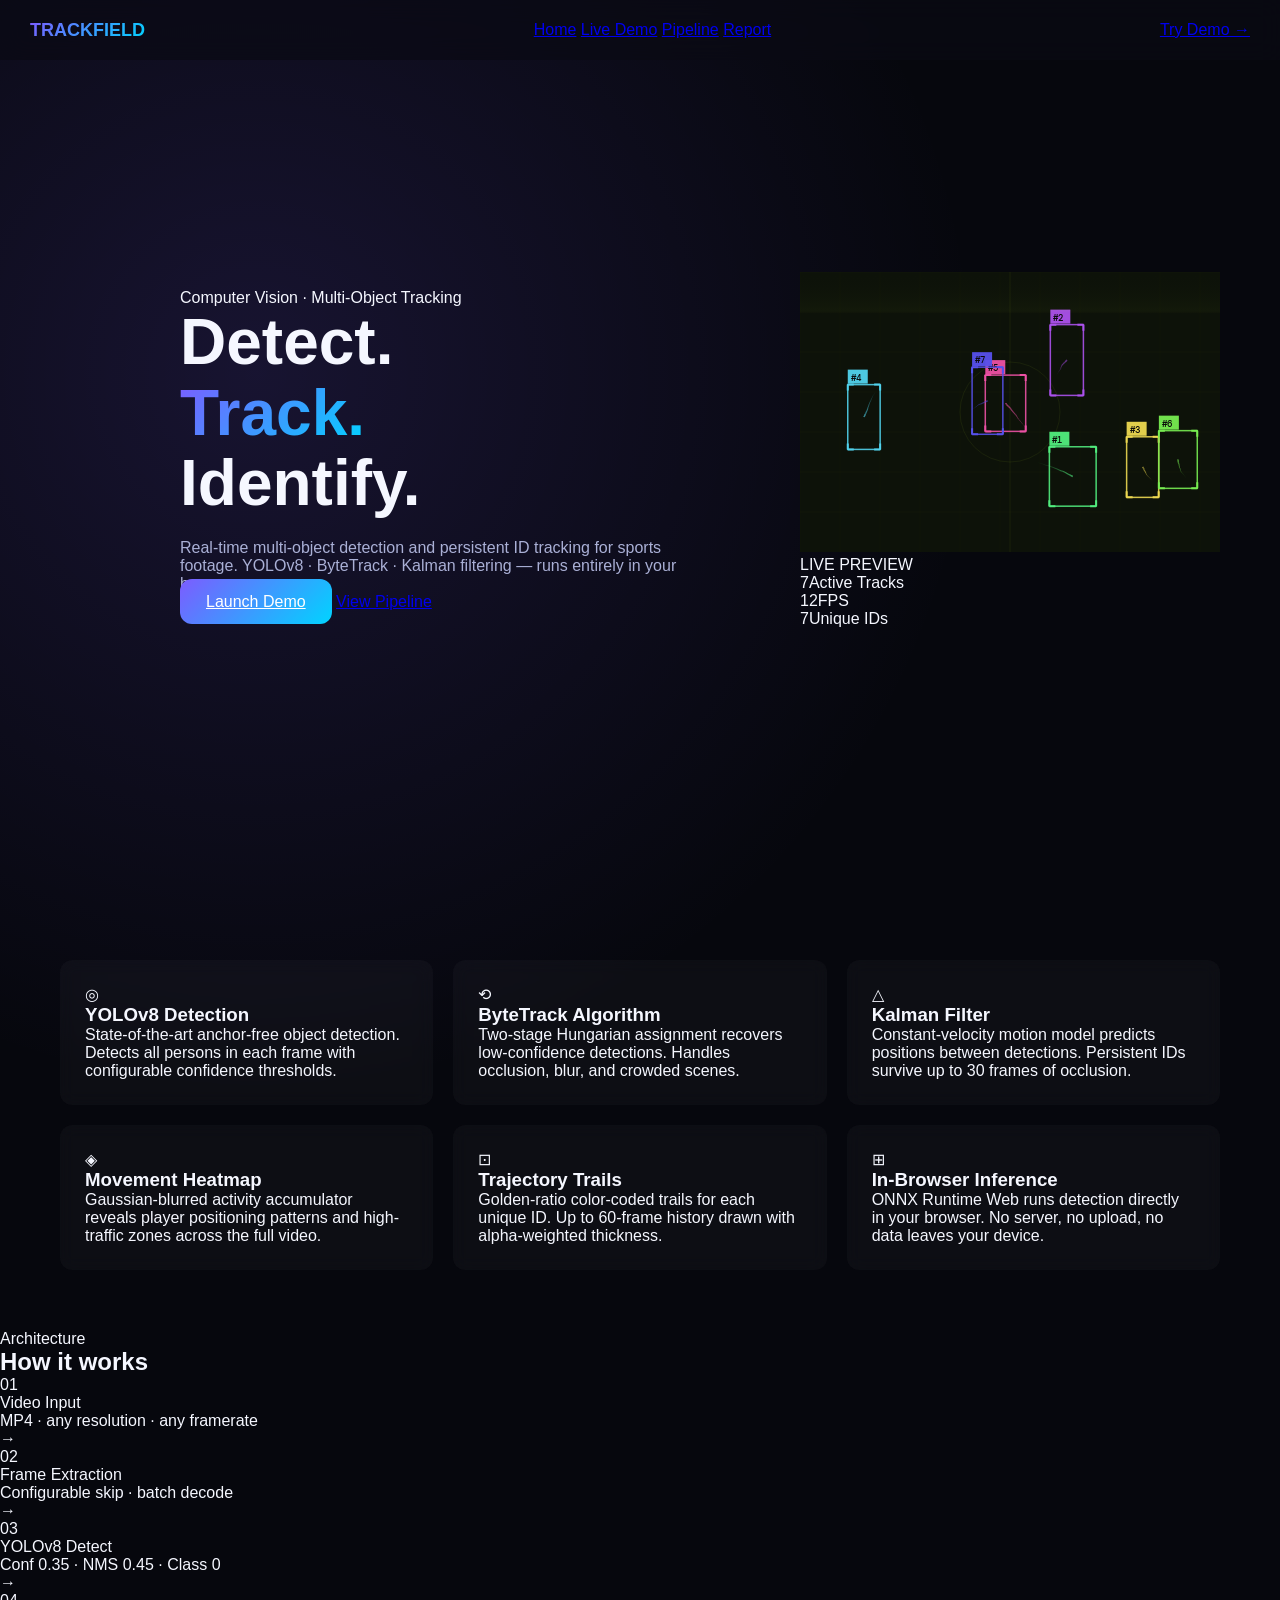
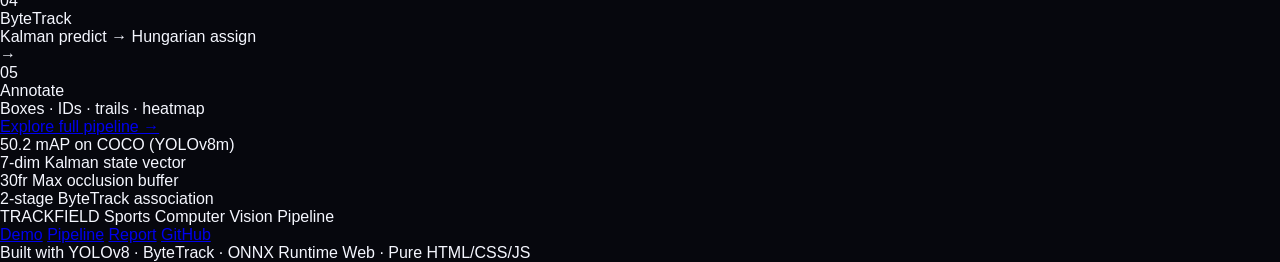
<file: sportstrack-site/index.html>
<!DOCTYPE html>
<html lang="en">
<head>
<meta charset="UTF-8">
<meta name="viewport" content="width=device-width, initial-scale=1.0">
<title>TrackField — Sports Multi-Object Tracking</title>
<link rel="preconnect" href="https://fonts.googleapis.com">
<link href="https://fonts.googleapis.com/css2?family=Barlow+Condensed:wght@400;600;700;800&family=DM+Mono:wght@400;500&family=Instrument+Sans:wght@400;500&display=swap" rel="stylesheet">
<link rel="stylesheet" href="css/main.css">
</head>
<body>

<nav class="nav">
  <a href="index.html" class="nav-logo">TRACKFIELD</a>
  <div class="nav-links">
    <a href="index.html" class="nav-link active">Home</a>
    <a href="demo.html" class="nav-link">Live Demo</a>
    <a href="pipeline.html" class="nav-link">Pipeline</a>
    <a href="report.html" class="nav-link">Report</a>
  </div>
  <a href="demo.html" class="nav-cta">Try Demo →</a>
</nav>

<header class="hero">
  <div class="hero-grid-bg"></div>
  <div class="hero-content">
    <div class="hero-tag">Computer Vision · Multi-Object Tracking</div>
    <h1 class="hero-title">
      Detect.<br>
      <span class="hero-title-accent">Track.</span><br>
      Identify.
    </h1>
    <p class="hero-desc">
      Real-time multi-object detection and persistent ID tracking for sports footage.
      YOLOv8 · ByteTrack · Kalman filtering — runs entirely in your browser.
    </p>
    <div class="hero-actions">
      <a href="demo.html" class="btn-primary">Launch Demo</a>
      <a href="pipeline.html" class="btn-ghost">View Pipeline</a>
    </div>
  </div>
  <div class="hero-visual">
    <div class="tracker-demo">
      <div class="td-screen">
        <canvas id="demoCanvas" width="420" height="280"></canvas>
        <div class="td-overlay">
          <span class="td-badge">LIVE PREVIEW</span>
        </div>
      </div>
      <div class="td-stats">
        <div class="td-stat"><span class="td-stat-val" id="s-tracks">0</span><span class="td-stat-key">Active Tracks</span></div>
        <div class="td-stat"><span class="td-stat-val" id="s-fps">—</span><span class="td-stat-key">FPS</span></div>
        <div class="td-stat"><span class="td-stat-val" id="s-ids">0</span><span class="td-stat-key">Unique IDs</span></div>
      </div>
    </div>
  </div>
</header>

<section class="features">
  <div class="container">
    <div class="features-grid">
      <div class="feature-card">
        <div class="feature-icon">◎</div>
        <h3>YOLOv8 Detection</h3>
        <p>State-of-the-art anchor-free object detection. Detects all persons in each frame with configurable confidence thresholds.</p>
      </div>
      <div class="feature-card">
        <div class="feature-icon">⟲</div>
        <h3>ByteTrack Algorithm</h3>
        <p>Two-stage Hungarian assignment recovers low-confidence detections. Handles occlusion, blur, and crowded scenes.</p>
      </div>
      <div class="feature-card">
        <div class="feature-icon">△</div>
        <h3>Kalman Filter</h3>
        <p>Constant-velocity motion model predicts positions between detections. Persistent IDs survive up to 30 frames of occlusion.</p>
      </div>
      <div class="feature-card">
        <div class="feature-icon">◈</div>
        <h3>Movement Heatmap</h3>
        <p>Gaussian-blurred activity accumulator reveals player positioning patterns and high-traffic zones across the full video.</p>
      </div>
      <div class="feature-card">
        <div class="feature-icon">⊡</div>
        <h3>Trajectory Trails</h3>
        <p>Golden-ratio color-coded trails for each unique ID. Up to 60-frame history drawn with alpha-weighted thickness.</p>
      </div>
      <div class="feature-card">
        <div class="feature-icon">⊞</div>
        <h3>In-Browser Inference</h3>
        <p>ONNX Runtime Web runs detection directly in your browser. No server, no upload, no data leaves your device.</p>
      </div>
    </div>
  </div>
</section>

<section class="pipeline-preview">
  <div class="container">
    <div class="section-label">Architecture</div>
    <h2 class="section-title">How it works</h2>
    <div class="arch-flow">
      <div class="arch-step">
        <div class="arch-num">01</div>
        <div class="arch-body">
          <div class="arch-step-title">Video Input</div>
          <div class="arch-step-desc">MP4 · any resolution · any framerate</div>
        </div>
      </div>
      <div class="arch-arrow">→</div>
      <div class="arch-step">
        <div class="arch-num">02</div>
        <div class="arch-body">
          <div class="arch-step-title">Frame Extraction</div>
          <div class="arch-step-desc">Configurable skip · batch decode</div>
        </div>
      </div>
      <div class="arch-arrow">→</div>
      <div class="arch-step">
        <div class="arch-num">03</div>
        <div class="arch-body">
          <div class="arch-step-title">YOLOv8 Detect</div>
          <div class="arch-step-desc">Conf 0.35 · NMS 0.45 · Class 0</div>
        </div>
      </div>
      <div class="arch-arrow">→</div>
      <div class="arch-step">
        <div class="arch-num">04</div>
        <div class="arch-body">
          <div class="arch-step-title">ByteTrack</div>
          <div class="arch-step-desc">Kalman predict → Hungarian assign</div>
        </div>
      </div>
      <div class="arch-arrow">→</div>
      <div class="arch-step">
        <div class="arch-num">05</div>
        <div class="arch-body">
          <div class="arch-step-title">Annotate</div>
          <div class="arch-step-desc">Boxes · IDs · trails · heatmap</div>
        </div>
      </div>
    </div>
    <div class="arch-cta">
      <a href="pipeline.html" class="btn-ghost">Explore full pipeline →</a>
    </div>
  </div>
</section>

<section class="stats-strip">
  <div class="container">
    <div class="stats-row">
      <div class="stat-item">
        <span class="stat-num">50.2</span>
        <span class="stat-label">mAP on COCO (YOLOv8m)</span>
      </div>
      <div class="stat-divider"></div>
      <div class="stat-item">
        <span class="stat-num">7-dim</span>
        <span class="stat-label">Kalman state vector</span>
      </div>
      <div class="stat-divider"></div>
      <div class="stat-item">
        <span class="stat-num">30fr</span>
        <span class="stat-label">Max occlusion buffer</span>
      </div>
      <div class="stat-divider"></div>
      <div class="stat-item">
        <span class="stat-num">2-stage</span>
        <span class="stat-label">ByteTrack association</span>
      </div>
    </div>
  </div>
</section>

<footer class="footer">
  <div class="container">
    <div class="footer-row">
      <div class="footer-brand">
        <span class="footer-logo">TRACKFIELD</span>
        <span class="footer-tagline">Sports Computer Vision Pipeline</span>
      </div>
      <div class="footer-links">
        <a href="demo.html">Demo</a>
        <a href="pipeline.html">Pipeline</a>
        <a href="report.html">Report</a>
        <a href="https://github.com" target="_blank">GitHub</a>
      </div>
    </div>
    <div class="footer-note">Built with YOLOv8 · ByteTrack · ONNX Runtime Web · Pure HTML/CSS/JS</div>
  </div>
</footer>

<script src="js/hero-animation.js"></script>
</body>
</html>
</file>
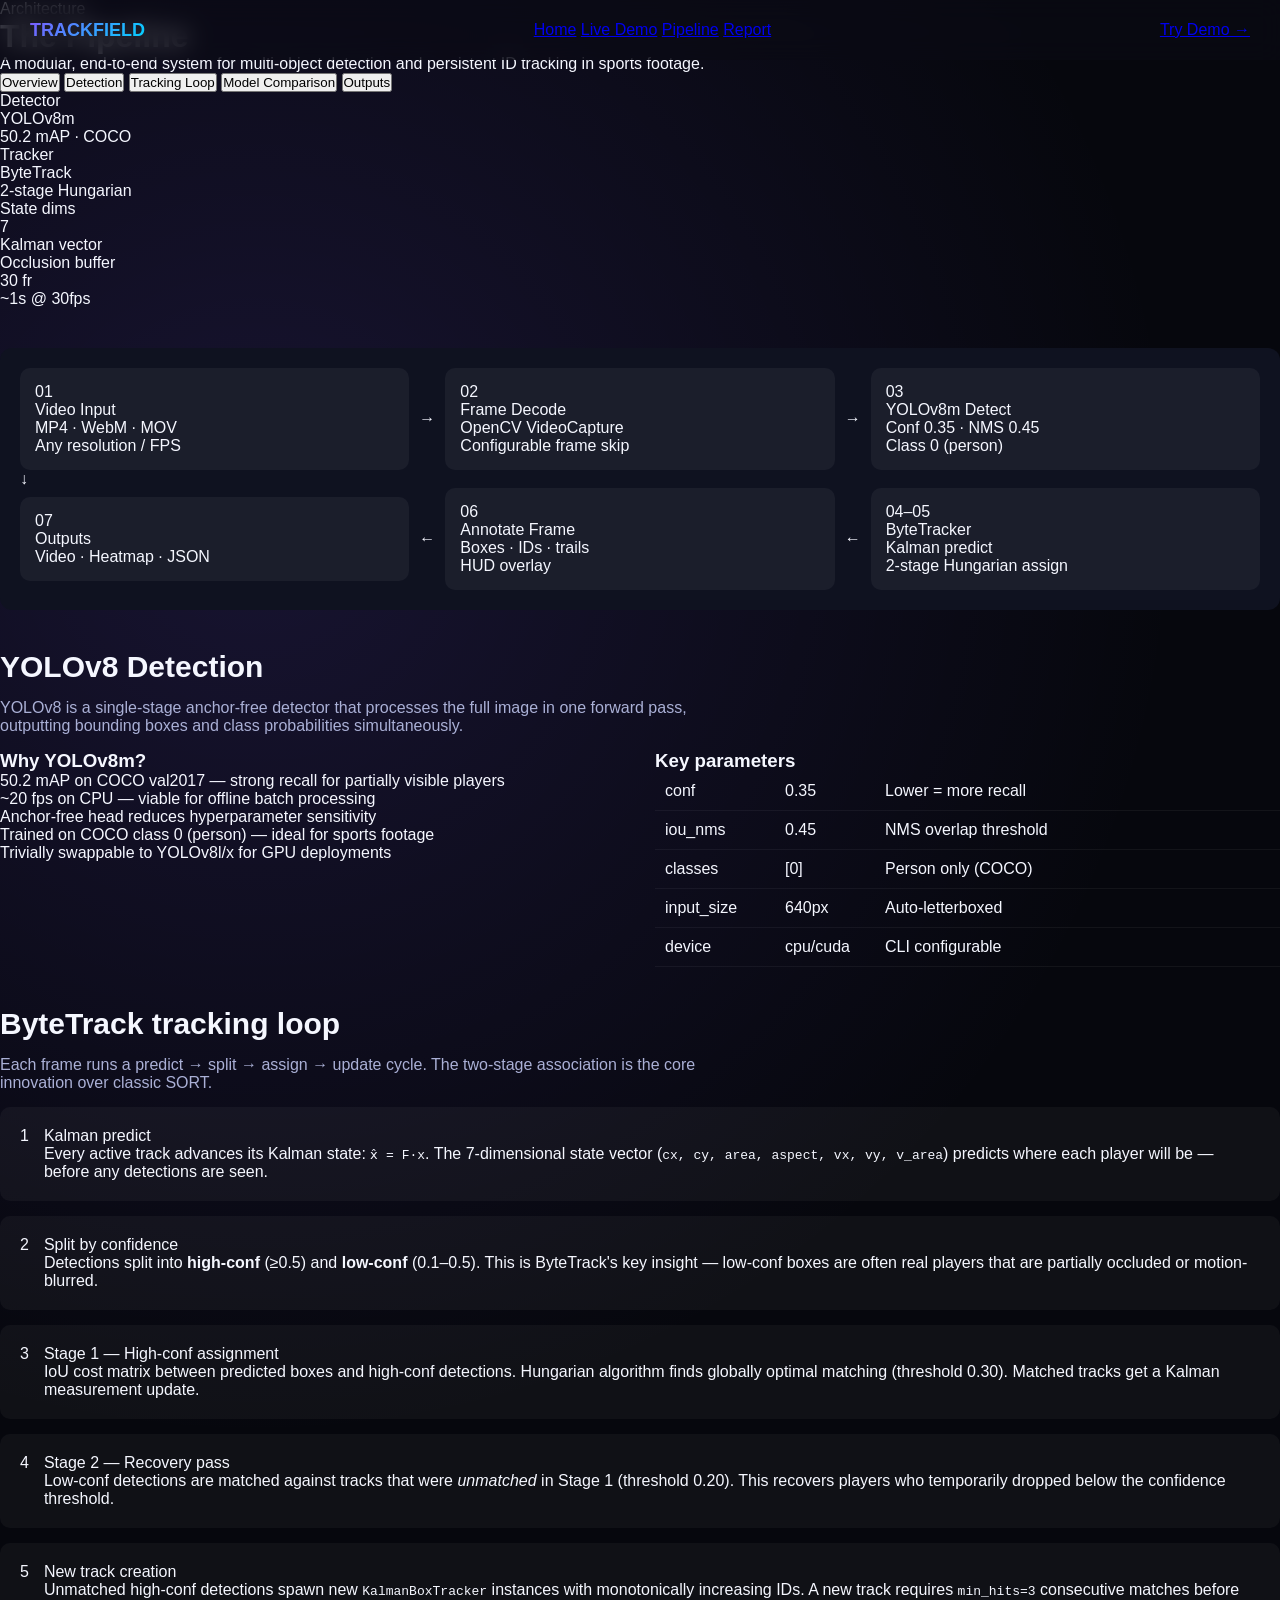
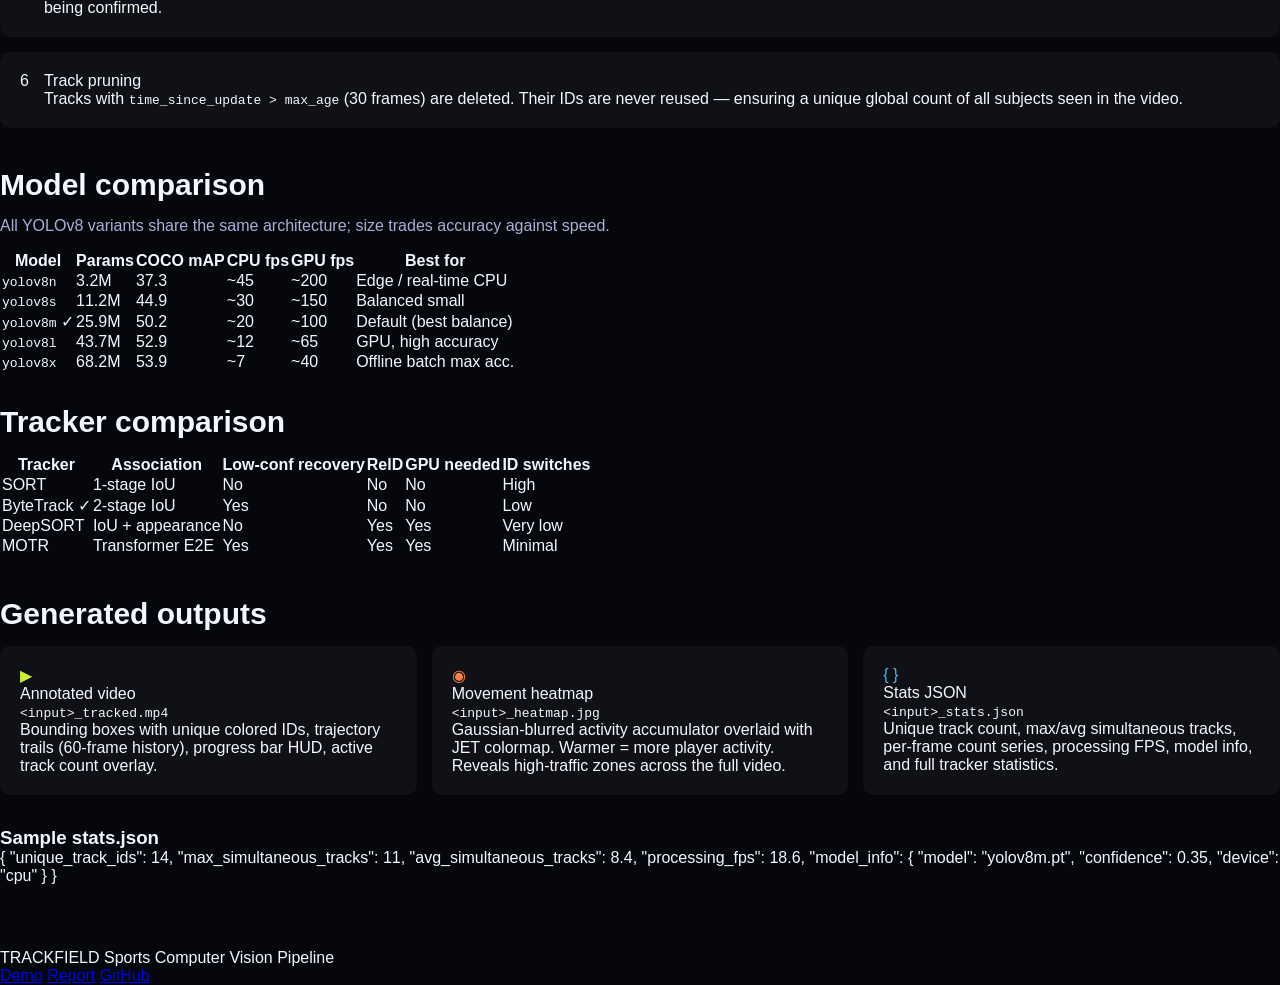
<file: sportstrack-site/pipeline.html>
<!DOCTYPE html>
<html lang="en">
<head>
<meta charset="UTF-8">
<meta name="viewport" content="width=device-width, initial-scale=1.0">
<title>Pipeline — TrackField</title>
<link rel="preconnect" href="https://fonts.googleapis.com">
<link href="https://fonts.googleapis.com/css2?family=Barlow+Condensed:wght@400;600;700;800&family=DM+Mono:wght@400;500&family=Instrument+Sans:wght@400;500&display=swap" rel="stylesheet">
<link rel="stylesheet" href="css/main.css">
<link rel="stylesheet" href="css/pages.css">
</head>
<body>

<nav class="nav">
  <a href="index.html" class="nav-logo">TRACKFIELD</a>
  <div class="nav-links">
    <a href="index.html" class="nav-link">Home</a>
    <a href="demo.html" class="nav-link">Live Demo</a>
    <a href="pipeline.html" class="nav-link active">Pipeline</a>
    <a href="report.html" class="nav-link">Report</a>
  </div>
  <a href="demo.html" class="nav-cta">Try Demo →</a>
</nav>

<div class="container">
  <div class="page-header">
    <div class="section-label">Architecture</div>
    <h1>The Pipeline</h1>
    <p class="page-desc">A modular, end-to-end system for multi-object detection and persistent ID tracking in sports footage.</p>
  </div>

  <div class="tabs-bar">
    <button class="tab-btn active" onclick="switchTab('overview', this)">Overview</button>
    <button class="tab-btn" onclick="switchTab('detection', this)">Detection</button>
    <button class="tab-btn" onclick="switchTab('tracking', this)">Tracking Loop</button>
    <button class="tab-btn" onclick="switchTab('models', this)">Model Comparison</button>
    <button class="tab-btn" onclick="switchTab('output', this)">Outputs</button>
  </div>

  <!-- OVERVIEW -->
  <div class="tab-panel active" id="panel-overview">
    <div class="metric-row">
      <div class="metric-card"><div class="mc-label">Detector</div><div class="mc-val">YOLOv8m</div><div class="mc-sub">50.2 mAP · COCO</div></div>
      <div class="metric-card"><div class="mc-label">Tracker</div><div class="mc-val">ByteTrack</div><div class="mc-sub">2-stage Hungarian</div></div>
      <div class="metric-card"><div class="mc-label">State dims</div><div class="mc-val">7</div><div class="mc-sub">Kalman vector</div></div>
      <div class="metric-card"><div class="mc-label">Occlusion buffer</div><div class="mc-val">30 fr</div><div class="mc-sub">~1s @ 30fps</div></div>
    </div>

    <div class="flow-diagram">
      <div class="flow-row">
        <div class="flow-box input-box">
          <div class="flow-tag">01</div>
          <div class="flow-title">Video Input</div>
          <div class="flow-desc">MP4 · WebM · MOV<br>Any resolution / FPS</div>
        </div>
        <div class="flow-conn">→</div>
        <div class="flow-box">
          <div class="flow-tag">02</div>
          <div class="flow-title">Frame Decode</div>
          <div class="flow-desc">OpenCV VideoCapture<br>Configurable frame skip</div>
        </div>
        <div class="flow-conn">→</div>
        <div class="flow-box detect-box">
          <div class="flow-tag">03</div>
          <div class="flow-title">YOLOv8m Detect</div>
          <div class="flow-desc">Conf 0.35 · NMS 0.45<br>Class 0 (person)</div>
        </div>
      </div>
      <div class="flow-down">↓</div>
      <div class="flow-row reverse">
        <div class="flow-box output-box">
          <div class="flow-tag">07</div>
          <div class="flow-title">Outputs</div>
          <div class="flow-desc">Video · Heatmap · JSON</div>
        </div>
        <div class="flow-conn">←</div>
        <div class="flow-box">
          <div class="flow-tag">06</div>
          <div class="flow-title">Annotate Frame</div>
          <div class="flow-desc">Boxes · IDs · trails<br>HUD overlay</div>
        </div>
        <div class="flow-conn">←</div>
        <div class="flow-box track-box">
          <div class="flow-tag">04–05</div>
          <div class="flow-title">ByteTracker</div>
          <div class="flow-desc">Kalman predict<br>2-stage Hungarian assign</div>
        </div>
      </div>
    </div>
  </div>

  <!-- DETECTION -->
  <div class="tab-panel" id="panel-detection">
    <h2 class="content-h2">YOLOv8 Detection</h2>
    <p class="content-p">YOLOv8 is a single-stage anchor-free detector that processes the full image in one forward pass, outputting bounding boxes and class probabilities simultaneously.</p>

    <div class="two-col">
      <div>
        <h3 class="content-h3">Why YOLOv8m?</h3>
        <ul class="content-list">
          <li>50.2 mAP on COCO val2017 — strong recall for partially visible players</li>
          <li>~20 fps on CPU — viable for offline batch processing</li>
          <li>Anchor-free head reduces hyperparameter sensitivity</li>
          <li>Trained on COCO class 0 (person) — ideal for sports footage</li>
          <li>Trivially swappable to YOLOv8l/x for GPU deployments</li>
        </ul>
      </div>
      <div>
        <h3 class="content-h3">Key parameters</h3>
        <div class="param-table">
          <div class="param-row"><span class="param-key">conf</span><span class="param-val">0.35</span><span class="param-note">Lower = more recall</span></div>
          <div class="param-row"><span class="param-key">iou_nms</span><span class="param-val">0.45</span><span class="param-note">NMS overlap threshold</span></div>
          <div class="param-row"><span class="param-key">classes</span><span class="param-val">[0]</span><span class="param-note">Person only (COCO)</span></div>
          <div class="param-row"><span class="param-key">input_size</span><span class="param-val">640px</span><span class="param-note">Auto-letterboxed</span></div>
          <div class="param-row"><span class="param-key">device</span><span class="param-val">cpu/cuda</span><span class="param-note">CLI configurable</span></div>
        </div>
      </div>
    </div>
  </div>

  <!-- TRACKING -->
  <div class="tab-panel" id="panel-tracking">
    <h2 class="content-h2">ByteTrack tracking loop</h2>
    <p class="content-p">Each frame runs a predict → split → assign → update cycle. The two-stage association is the core innovation over classic SORT.</p>

    <div class="step-cards">
      <div class="step-card">
        <div class="step-num-big">1</div>
        <div>
          <div class="step-card-title">Kalman predict</div>
          <div class="step-card-desc">Every active track advances its Kalman state: <code>x̂ = F·x</code>. The 7-dimensional state vector (<code>cx, cy, area, aspect, vx, vy, v_area</code>) predicts where each player will be — before any detections are seen.</div>
        </div>
      </div>
      <div class="step-card">
        <div class="step-num-big">2</div>
        <div>
          <div class="step-card-title">Split by confidence</div>
          <div class="step-card-desc">Detections split into <strong>high-conf</strong> (≥0.5) and <strong>low-conf</strong> (0.1–0.5). This is ByteTrack's key insight — low-conf boxes are often real players that are partially occluded or motion-blurred.</div>
        </div>
      </div>
      <div class="step-card">
        <div class="step-num-big">3</div>
        <div>
          <div class="step-card-title">Stage 1 — High-conf assignment</div>
          <div class="step-card-desc">IoU cost matrix between predicted boxes and high-conf detections. Hungarian algorithm finds globally optimal matching (threshold 0.30). Matched tracks get a Kalman measurement update.</div>
        </div>
      </div>
      <div class="step-card">
        <div class="step-num-big">4</div>
        <div>
          <div class="step-card-title">Stage 2 — Recovery pass</div>
          <div class="step-card-desc">Low-conf detections are matched against tracks that were <em>unmatched</em> in Stage 1 (threshold 0.20). This recovers players who temporarily dropped below the confidence threshold.</div>
        </div>
      </div>
      <div class="step-card">
        <div class="step-num-big">5</div>
        <div>
          <div class="step-card-title">New track creation</div>
          <div class="step-card-desc">Unmatched high-conf detections spawn new <code>KalmanBoxTracker</code> instances with monotonically increasing IDs. A new track requires <code>min_hits=3</code> consecutive matches before being confirmed.</div>
        </div>
      </div>
      <div class="step-card">
        <div class="step-num-big">6</div>
        <div>
          <div class="step-card-title">Track pruning</div>
          <div class="step-card-desc">Tracks with <code>time_since_update > max_age</code> (30 frames) are deleted. Their IDs are never reused — ensuring a unique global count of all subjects seen in the video.</div>
        </div>
      </div>
    </div>
  </div>

  <!-- MODELS -->
  <div class="tab-panel" id="panel-models">
    <h2 class="content-h2">Model comparison</h2>
    <p class="content-p">All YOLOv8 variants share the same architecture; size trades accuracy against speed.</p>
    <div class="model-table-wrap">
      <table class="model-table">
        <thead>
          <tr><th>Model</th><th>Params</th><th>COCO mAP</th><th>CPU fps</th><th>GPU fps</th><th>Best for</th></tr>
        </thead>
        <tbody>
          <tr><td><code>yolov8n</code></td><td>3.2M</td><td>37.3</td><td>~45</td><td>~200</td><td>Edge / real-time CPU</td></tr>
          <tr><td><code>yolov8s</code></td><td>11.2M</td><td>44.9</td><td>~30</td><td>~150</td><td>Balanced small</td></tr>
          <tr class="highlight"><td><code>yolov8m</code> ✓</td><td>25.9M</td><td>50.2</td><td>~20</td><td>~100</td><td>Default (best balance)</td></tr>
          <tr><td><code>yolov8l</code></td><td>43.7M</td><td>52.9</td><td>~12</td><td>~65</td><td>GPU, high accuracy</td></tr>
          <tr><td><code>yolov8x</code></td><td>68.2M</td><td>53.9</td><td>~7</td><td>~40</td><td>Offline batch max acc.</td></tr>
        </tbody>
      </table>
    </div>

    <h2 class="content-h2" style="margin-top:2rem">Tracker comparison</h2>
    <div class="model-table-wrap">
      <table class="model-table">
        <thead>
          <tr><th>Tracker</th><th>Association</th><th>Low-conf recovery</th><th>ReID</th><th>GPU needed</th><th>ID switches</th></tr>
        </thead>
        <tbody>
          <tr><td>SORT</td><td>1-stage IoU</td><td>No</td><td>No</td><td>No</td><td>High</td></tr>
          <tr class="highlight"><td>ByteTrack ✓</td><td>2-stage IoU</td><td>Yes</td><td>No</td><td>No</td><td>Low</td></tr>
          <tr><td>DeepSORT</td><td>IoU + appearance</td><td>No</td><td>Yes</td><td>Yes</td><td>Very low</td></tr>
          <tr><td>MOTR</td><td>Transformer E2E</td><td>Yes</td><td>Yes</td><td>Yes</td><td>Minimal</td></tr>
        </tbody>
      </table>
    </div>
  </div>

  <!-- OUTPUTS -->
  <div class="tab-panel" id="panel-output">
    <h2 class="content-h2">Generated outputs</h2>
    <div class="output-cards">
      <div class="output-card">
        <div class="output-icon" style="color:#c8f135">▶</div>
        <div class="output-name">Annotated video</div>
        <div class="output-file"><code>&lt;input&gt;_tracked.mp4</code></div>
        <div class="output-desc">Bounding boxes with unique colored IDs, trajectory trails (60-frame history), progress bar HUD, active track count overlay.</div>
      </div>
      <div class="output-card">
        <div class="output-icon" style="color:#ff8040">◉</div>
        <div class="output-name">Movement heatmap</div>
        <div class="output-file"><code>&lt;input&gt;_heatmap.jpg</code></div>
        <div class="output-desc">Gaussian-blurred activity accumulator overlaid with JET colormap. Warmer = more player activity. Reveals high-traffic zones across the full video.</div>
      </div>
      <div class="output-card">
        <div class="output-icon" style="color:#4ab8f2">{ }</div>
        <div class="output-name">Stats JSON</div>
        <div class="output-file"><code>&lt;input&gt;_stats.json</code></div>
        <div class="output-desc">Unique track count, max/avg simultaneous tracks, per-frame count series, processing FPS, model info, and full tracker statistics.</div>
      </div>
    </div>

    <h3 class="content-h3" style="margin-top:2rem">Sample stats.json</h3>
    <div class="code-block">
<span class="c-comment">{</span>
  <span class="c-key">"unique_track_ids"</span>: <span class="c-str">14</span>,
  <span class="c-key">"max_simultaneous_tracks"</span>: <span class="c-str">11</span>,
  <span class="c-key">"avg_simultaneous_tracks"</span>: <span class="c-str">8.4</span>,
  <span class="c-key">"processing_fps"</span>: <span class="c-str">18.6</span>,
  <span class="c-key">"model_info"</span>: {
    <span class="c-key">"model"</span>: <span class="c-str">"yolov8m.pt"</span>,
    <span class="c-key">"confidence"</span>: <span class="c-str">0.35</span>,
    <span class="c-key">"device"</span>: <span class="c-str">"cpu"</span>
  }
<span class="c-comment">}</span>
    </div>
  </div>

</div><!-- /container -->

<footer class="footer" style="margin-top:4rem">
  <div class="container">
    <div class="footer-row">
      <div class="footer-brand">
        <span class="footer-logo">TRACKFIELD</span>
        <span class="footer-tagline">Sports Computer Vision Pipeline</span>
      </div>
      <div class="footer-links">
        <a href="demo.html">Demo</a>
        <a href="report.html">Report</a>
        <a href="https://github.com" target="_blank">GitHub</a>
      </div>
    </div>
  </div>
</footer>

<script>
function switchTab(name, btn) {
  document.querySelectorAll('.tab-panel').forEach(p => p.classList.remove('active'));
  document.querySelectorAll('.tab-btn').forEach(b => b.classList.remove('active'));
  document.getElementById('panel-'+name).classList.add('active');
  btn.classList.add('active');
}
</script>
</body>
</html>
</file>
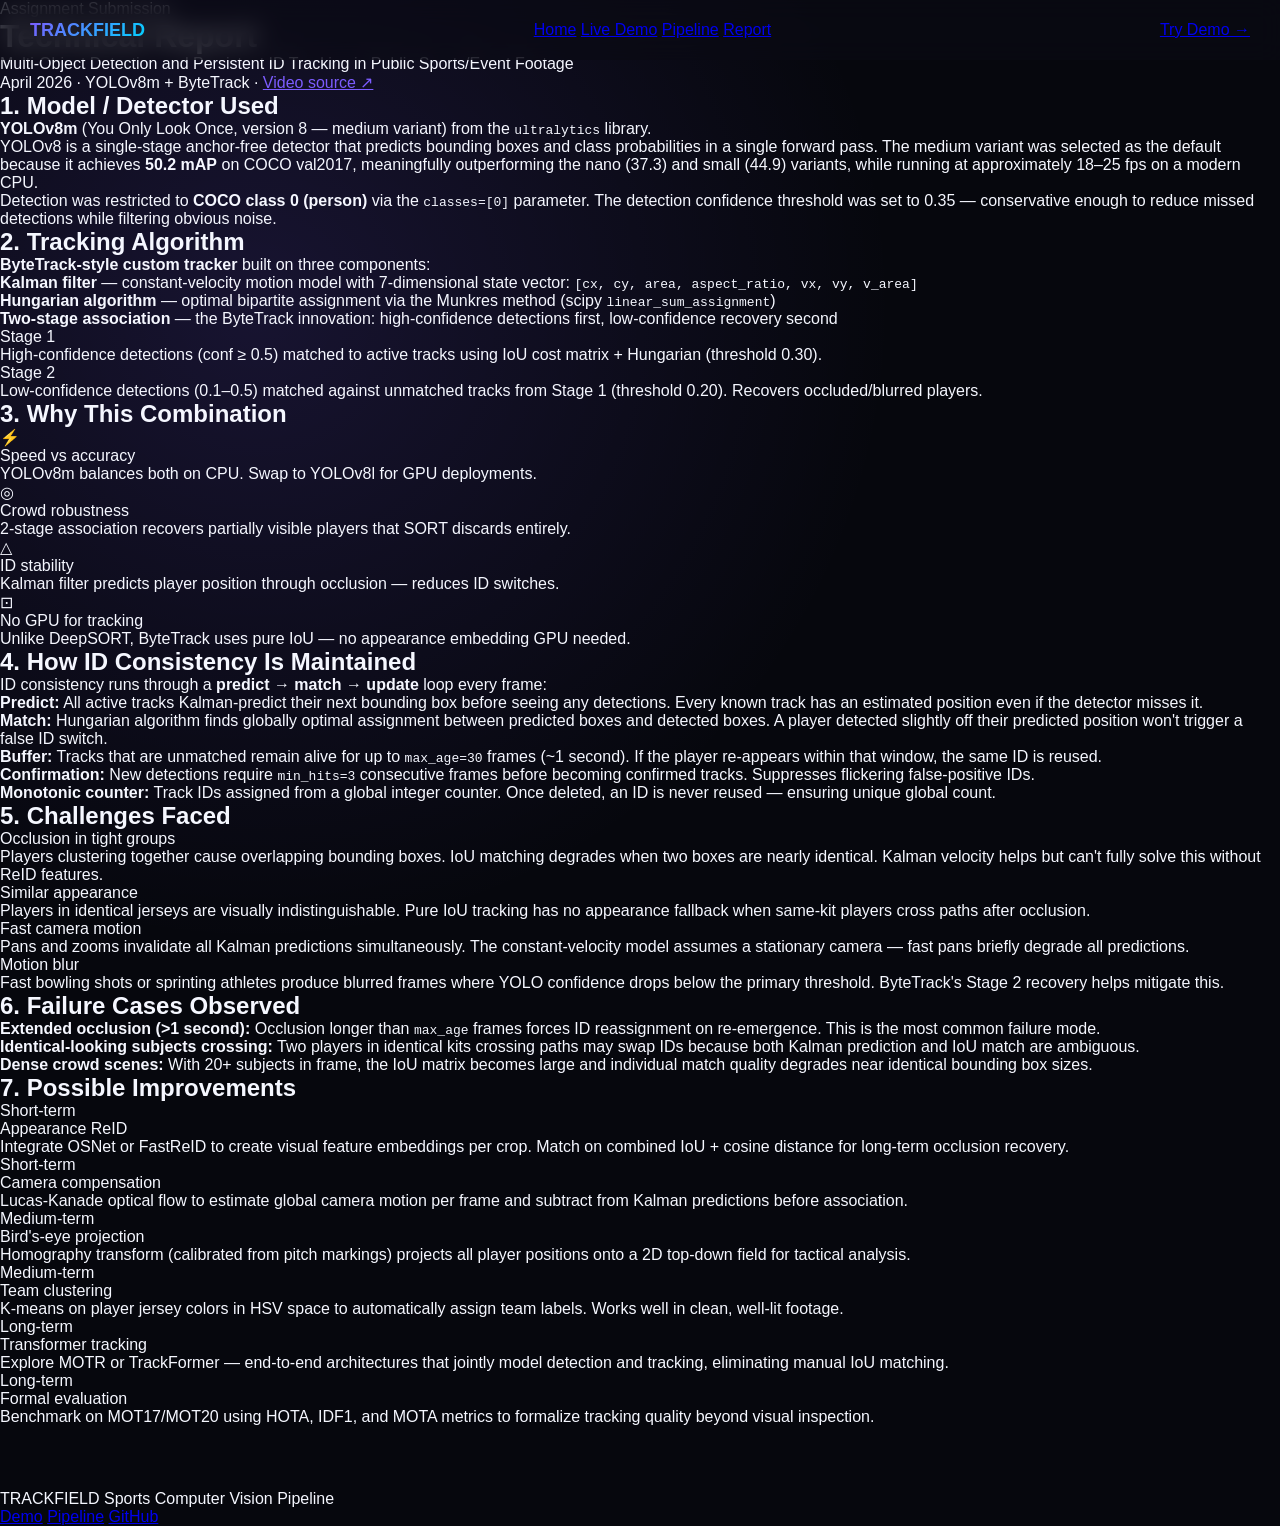
<file: sportstrack-site/report.html>
<!DOCTYPE html>
<html lang="en">
<head>
<meta charset="UTF-8">
<meta name="viewport" content="width=device-width, initial-scale=1.0">
<title>Technical Report — TrackField</title>
<link rel="preconnect" href="https://fonts.googleapis.com">
<link href="https://fonts.googleapis.com/css2?family=Barlow+Condensed:wght@400;600;700;800&family=DM+Mono:wght@400;500&family=Instrument+Sans:wght@400;500&display=swap" rel="stylesheet">
<link rel="stylesheet" href="css/main.css">
<link rel="stylesheet" href="css/pages.css">
</head>
<body>

<nav class="nav">
  <a href="index.html" class="nav-logo">TRACKFIELD</a>
  <div class="nav-links">
    <a href="index.html" class="nav-link">Home</a>
    <a href="demo.html" class="nav-link">Live Demo</a>
    <a href="pipeline.html" class="nav-link">Pipeline</a>
    <a href="report.html" class="nav-link active">Report</a>
  </div>
  <a href="demo.html" class="nav-cta">Try Demo →</a>
</nav>

<div class="container report-container">
  <div class="page-header">
    <div class="section-label">Assignment Submission</div>
    <h1>Technical Report</h1>
    <p class="page-desc">Multi-Object Detection and Persistent ID Tracking in Public Sports/Event Footage</p>
    <div class="report-meta">
      <span>April 2026</span>
      <span class="meta-divider">·</span>
      <span>YOLOv8m + ByteTrack</span>
      <span class="meta-divider">·</span>
      <a href="#" style="color:var(--accent)">Video source ↗</a>
    </div>
  </div>

  <div class="report-body">

    <section class="report-section">
      <h2>1. Model / Detector Used</h2>
      <p><strong>YOLOv8m</strong> (You Only Look Once, version 8 — medium variant) from the <code>ultralytics</code> library.</p>
      <p>YOLOv8 is a single-stage anchor-free detector that predicts bounding boxes and class probabilities in a single forward pass. The medium variant was selected as the default because it achieves <strong>50.2 mAP</strong> on COCO val2017, meaningfully outperforming the nano (37.3) and small (44.9) variants, while running at approximately 18–25 fps on a modern CPU.</p>
      <p>Detection was restricted to <strong>COCO class 0 (person)</strong> via the <code>classes=[0]</code> parameter. The detection confidence threshold was set to 0.35 — conservative enough to reduce missed detections while filtering obvious noise.</p>
    </section>

    <section class="report-section">
      <h2>2. Tracking Algorithm</h2>
      <p><strong>ByteTrack-style custom tracker</strong> built on three components:</p>
      <ul class="report-list">
        <li><strong>Kalman filter</strong> — constant-velocity motion model with 7-dimensional state vector: <code>[cx, cy, area, aspect_ratio, vx, vy, v_area]</code></li>
        <li><strong>Hungarian algorithm</strong> — optimal bipartite assignment via the Munkres method (scipy <code>linear_sum_assignment</code>)</li>
        <li><strong>Two-stage association</strong> — the ByteTrack innovation: high-confidence detections first, low-confidence recovery second</li>
      </ul>
      <div class="callout">
        <div class="callout-label">Stage 1</div>
        High-confidence detections (conf ≥ 0.5) matched to active tracks using IoU cost matrix + Hungarian (threshold 0.30).
      </div>
      <div class="callout">
        <div class="callout-label">Stage 2</div>
        Low-confidence detections (0.1–0.5) matched against unmatched tracks from Stage 1 (threshold 0.20). Recovers occluded/blurred players.
      </div>
    </section>

    <section class="report-section">
      <h2>3. Why This Combination</h2>
      <div class="reason-grid">
        <div class="reason-card">
          <div class="reason-icon">⚡</div>
          <div class="reason-title">Speed vs accuracy</div>
          <div class="reason-body">YOLOv8m balances both on CPU. Swap to YOLOv8l for GPU deployments.</div>
        </div>
        <div class="reason-card">
          <div class="reason-icon">◎</div>
          <div class="reason-title">Crowd robustness</div>
          <div class="reason-body">2-stage association recovers partially visible players that SORT discards entirely.</div>
        </div>
        <div class="reason-card">
          <div class="reason-icon">△</div>
          <div class="reason-title">ID stability</div>
          <div class="reason-body">Kalman filter predicts player position through occlusion — reduces ID switches.</div>
        </div>
        <div class="reason-card">
          <div class="reason-icon">⊡</div>
          <div class="reason-title">No GPU for tracking</div>
          <div class="reason-body">Unlike DeepSORT, ByteTrack uses pure IoU — no appearance embedding GPU needed.</div>
        </div>
      </div>
    </section>

    <section class="report-section">
      <h2>4. How ID Consistency Is Maintained</h2>
      <p>ID consistency runs through a <strong>predict → match → update</strong> loop every frame:</p>
      <ol class="report-ol">
        <li><strong>Predict:</strong> All active tracks Kalman-predict their next bounding box before seeing any detections. Every known track has an estimated position even if the detector misses it.</li>
        <li><strong>Match:</strong> Hungarian algorithm finds globally optimal assignment between predicted boxes and detected boxes. A player detected slightly off their predicted position won't trigger a false ID switch.</li>
        <li><strong>Buffer:</strong> Tracks that are unmatched remain alive for up to <code>max_age=30</code> frames (~1 second). If the player re-appears within that window, the same ID is reused.</li>
        <li><strong>Confirmation:</strong> New detections require <code>min_hits=3</code> consecutive frames before becoming confirmed tracks. Suppresses flickering false-positive IDs.</li>
        <li><strong>Monotonic counter:</strong> Track IDs assigned from a global integer counter. Once deleted, an ID is never reused — ensuring unique global count.</li>
      </ol>
    </section>

    <section class="report-section">
      <h2>5. Challenges Faced</h2>
      <div class="challenge-list">
        <div class="challenge-item">
          <div class="ci-dot" style="background:#e24b4a"></div>
          <div>
            <div class="ci-title">Occlusion in tight groups</div>
            <div class="ci-body">Players clustering together cause overlapping bounding boxes. IoU matching degrades when two boxes are nearly identical. Kalman velocity helps but can't fully solve this without ReID features.</div>
          </div>
        </div>
        <div class="challenge-item">
          <div class="ci-dot" style="background:#ef9f27"></div>
          <div>
            <div class="ci-title">Similar appearance</div>
            <div class="ci-body">Players in identical jerseys are visually indistinguishable. Pure IoU tracking has no appearance fallback when same-kit players cross paths after occlusion.</div>
          </div>
        </div>
        <div class="challenge-item">
          <div class="ci-dot" style="background:#378add"></div>
          <div>
            <div class="ci-title">Fast camera motion</div>
            <div class="ci-body">Pans and zooms invalidate all Kalman predictions simultaneously. The constant-velocity model assumes a stationary camera — fast pans briefly degrade all predictions.</div>
          </div>
        </div>
        <div class="challenge-item">
          <div class="ci-dot" style="background:#7f77dd"></div>
          <div>
            <div class="ci-title">Motion blur</div>
            <div class="ci-body">Fast bowling shots or sprinting athletes produce blurred frames where YOLO confidence drops below the primary threshold. ByteTrack's Stage 2 recovery helps mitigate this.</div>
          </div>
        </div>
      </div>
    </section>

    <section class="report-section">
      <h2>6. Failure Cases Observed</h2>
      <ul class="report-list">
        <li><strong>Extended occlusion (&gt;1 second):</strong> Occlusion longer than <code>max_age</code> frames forces ID reassignment on re-emergence. This is the most common failure mode.</li>
        <li><strong>Identical-looking subjects crossing:</strong> Two players in identical kits crossing paths may swap IDs because both Kalman prediction and IoU match are ambiguous.</li>
        <li><strong>Dense crowd scenes:</strong> With 20+ subjects in frame, the IoU matrix becomes large and individual match quality degrades near identical bounding box sizes.</li>
      </ul>
    </section>

    <section class="report-section">
      <h2>7. Possible Improvements</h2>
      <div class="improvement-grid">
        <div class="improvement-card">
          <div class="imp-tag">Short-term</div>
          <div class="imp-title">Appearance ReID</div>
          <div class="imp-body">Integrate OSNet or FastReID to create visual feature embeddings per crop. Match on combined IoU + cosine distance for long-term occlusion recovery.</div>
        </div>
        <div class="improvement-card">
          <div class="imp-tag">Short-term</div>
          <div class="imp-title">Camera compensation</div>
          <div class="imp-body">Lucas-Kanade optical flow to estimate global camera motion per frame and subtract from Kalman predictions before association.</div>
        </div>
        <div class="improvement-card">
          <div class="imp-tag">Medium-term</div>
          <div class="imp-title">Bird's-eye projection</div>
          <div class="imp-body">Homography transform (calibrated from pitch markings) projects all player positions onto a 2D top-down field for tactical analysis.</div>
        </div>
        <div class="improvement-card">
          <div class="imp-tag">Medium-term</div>
          <div class="imp-title">Team clustering</div>
          <div class="imp-body">K-means on player jersey colors in HSV space to automatically assign team labels. Works well in clean, well-lit footage.</div>
        </div>
        <div class="improvement-card">
          <div class="imp-tag">Long-term</div>
          <div class="imp-title">Transformer tracking</div>
          <div class="imp-body">Explore MOTR or TrackFormer — end-to-end architectures that jointly model detection and tracking, eliminating manual IoU matching.</div>
        </div>
        <div class="improvement-card">
          <div class="imp-tag">Long-term</div>
          <div class="imp-title">Formal evaluation</div>
          <div class="imp-body">Benchmark on MOT17/MOT20 using HOTA, IDF1, and MOTA metrics to formalize tracking quality beyond visual inspection.</div>
        </div>
      </div>
    </section>

  </div>
</div>

<footer class="footer" style="margin-top:4rem">
  <div class="container">
    <div class="footer-row">
      <div class="footer-brand">
        <span class="footer-logo">TRACKFIELD</span>
        <span class="footer-tagline">Sports Computer Vision Pipeline</span>
      </div>
      <div class="footer-links">
        <a href="demo.html">Demo</a>
        <a href="pipeline.html">Pipeline</a>
        <a href="https://github.com" target="_blank">GitHub</a>
      </div>
    </div>
  </div>
</footer>

</body>
</html>
</file>
<file: sportstrack-site/css/main.css>
/* ===== RESET ===== */
*, *::before, *::after {
  box-sizing: border-box;
  margin: 0;
  padding: 0;
}

/* ===== THEME ===== */
:root {
  --bg: #06070d;
  --bg-2: #0f1220;
  --bg-3: #161a2e;

  --text: #f5f7ff;
  --text-2: #aab0d6;
  --text-3: #6c7399;

  --accent: #7c5cff;
  --accent-2: #00d4ff;

  --gradient: linear-gradient(135deg, #7c5cff, #00d4ff);

  --radius: 12px;
}

/* ===== BASE ===== */
body {
  font-family: sans-serif;
  color: var(--text);
  background:
    radial-gradient(circle at 20% 20%, rgba(124,92,255,0.15), transparent 40%),
    var(--bg);
}

/* ===== NAV ===== */
.nav {
  position: fixed;
  top: 0;
  width: 100%;
  height: 60px;

  display: flex;
  align-items: center;
  justify-content: space-between;

  padding: 0 30px;

  background: rgba(10,10,20,0.7);
  backdrop-filter: blur(12px);
}

.nav-logo {
  font-weight: bold;
  font-size: 18px;
  background: var(--gradient);
  -webkit-background-clip: text;
  -webkit-text-fill-color: transparent;
}

/* ===== HERO ===== */
.hero {
  min-height: 100vh;
  display: flex;
  align-items: center;
  justify-content: space-between;

  padding: 100px 60px;
  gap: 40px;
}

.hero-content {
  max-width: 500px;
}

.hero-title {
  font-size: 64px;
  font-weight: 800;
  line-height: 1.1;
}

.hero-title-accent {
  background: var(--gradient);
  -webkit-background-clip: text;
  -webkit-text-fill-color: transparent;
}

.hero-desc {
  margin-top: 20px;
  color: var(--text-2);
}

/* ===== BUTTON ===== */
.btn-primary {
  margin-top: 25px;
  padding: 14px 26px;

  border-radius: var(--radius);
  background: var(--gradient);
  color: white;

  border: none;
  cursor: pointer;

  transition: 0.2s;
}

.btn-primary:hover {
  transform: translateY(-3px);
}

/* ===== CARDS ===== */
.feature-card {
  padding: 25px;
  border-radius: var(--radius);

  background: rgba(255,255,255,0.03);
  backdrop-filter: blur(8px);

  transition: 0.2s;
}

.feature-card:hover {
  transform: translateY(-6px);
}

/* ===== GRID ===== */
.features-grid {
  display: grid;
  grid-template-columns: repeat(3, 1fr);
  gap: 20px;
  padding: 60px;
}
</file>
<file: sportstrack-site/css/pages.css>
/* ===== CONTENT ===== */
.content-h2 {
  font-size: 30px;
  margin: 40px 0 15px;
}

.content-p {
  max-width: 700px;
  color: #aab0d6;
  margin-bottom: 15px;
}

/* ===== TWO COLUMN ===== */
.two-col {
  display: grid;
  grid-template-columns: 1fr 1fr;
  gap: 30px;
}

/* ===== FLOW ===== */
.flow-diagram {
  margin: 40px 0;
  padding: 20px;

  border-radius: 12px;
  background: #0f1220;
}

.flow-row {
  display: flex;
  align-items: center;
  gap: 10px;
}

/* ===== BOX ===== */
.flow-box {
  flex: 1;
  padding: 15px;

  border-radius: 10px;
  background: rgba(255,255,255,0.05);
}

/* ===== CARDS ===== */
.step-card {
  display: flex;
  gap: 15px;

  padding: 20px;
  border-radius: 10px;

  background: rgba(255,255,255,0.04);
  margin-bottom: 15px;

  transition: 0.2s;
}

.step-card:hover {
  transform: translateY(-5px);
}

/* ===== TABLE ===== */
.param-row {
  display: grid;
  grid-template-columns: 120px 100px 1fr;

  padding: 10px;
  border-bottom: 1px solid rgba(255,255,255,0.05);
}

/* ===== OUTPUT GRID ===== */
.output-cards {
  display: grid;
  grid-template-columns: repeat(3, 1fr);
  gap: 15px;
}

.output-card {
  padding: 20px;
  border-radius: 10px;

  background: rgba(255,255,255,0.04);
}
</file>
